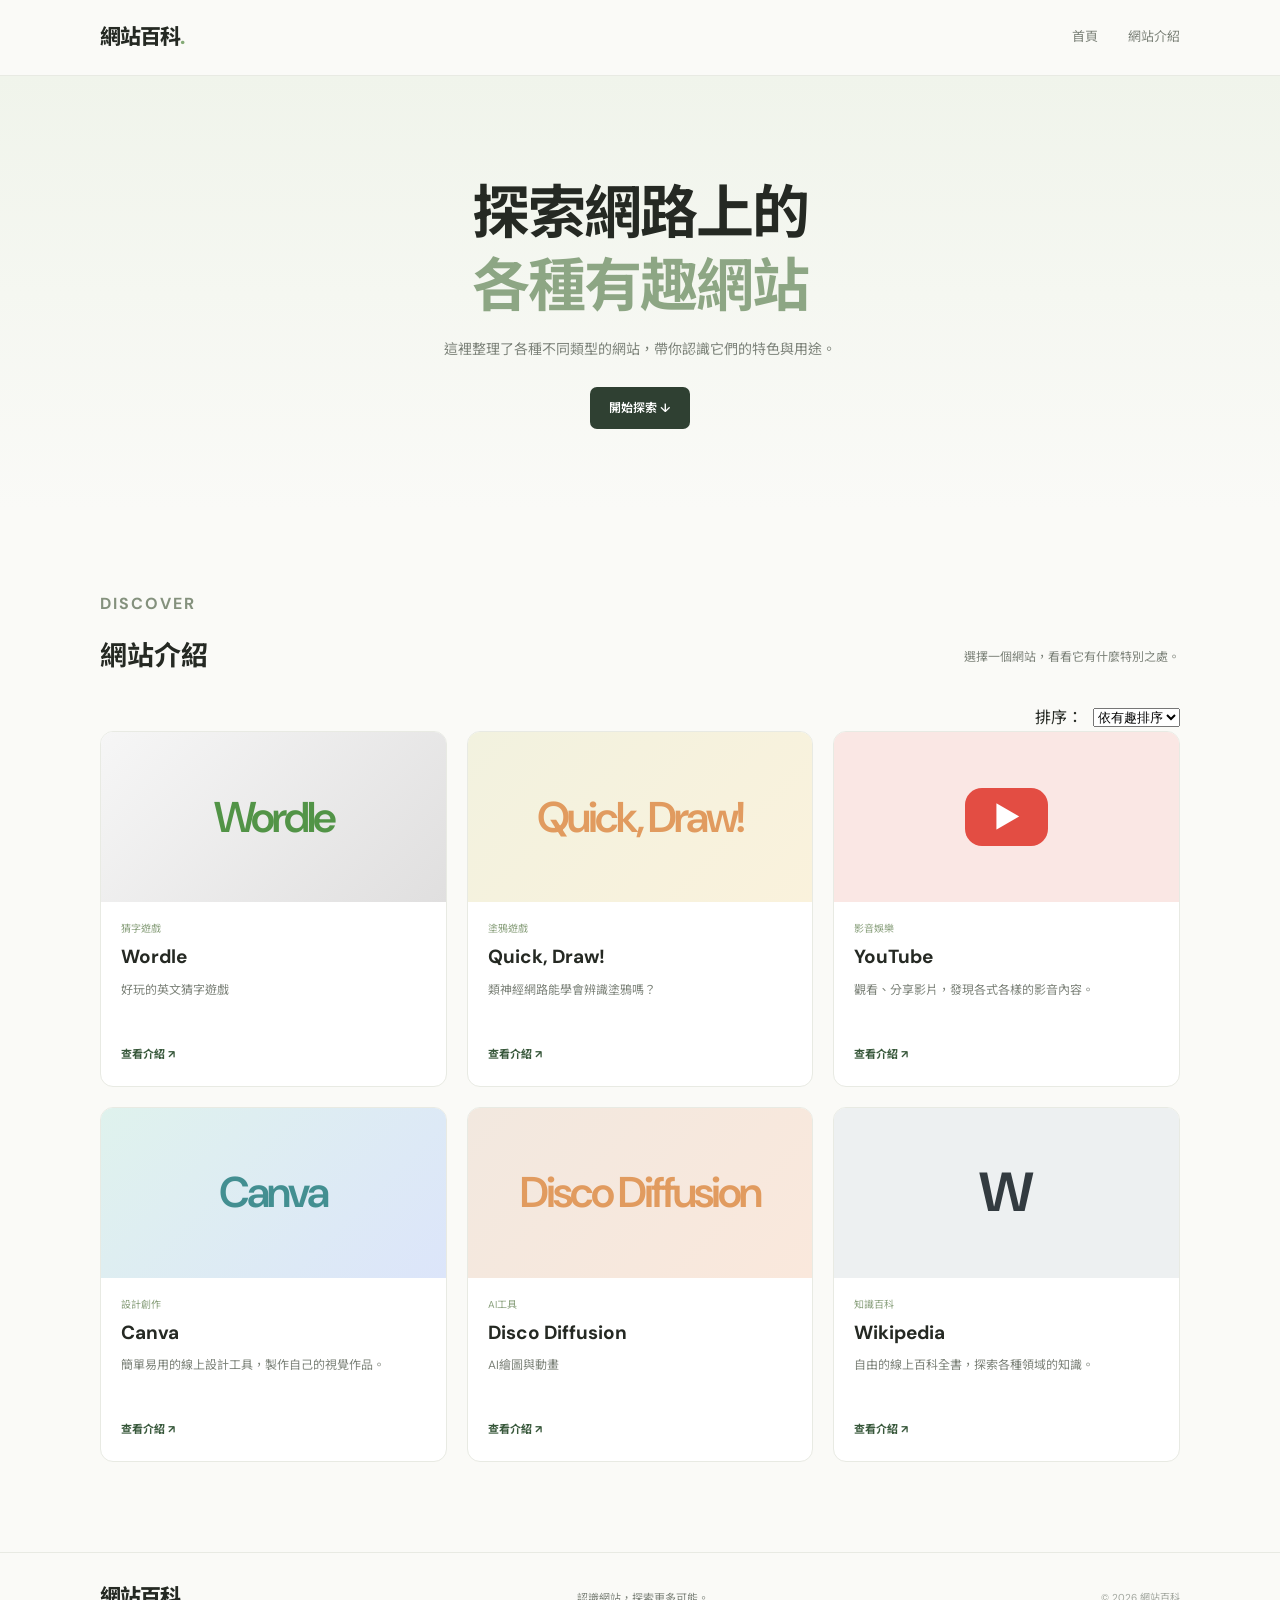
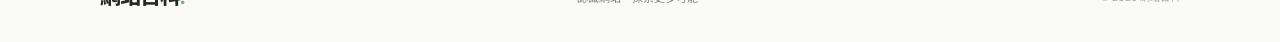
<file: index.html>
<!DOCTYPE html>
<html lang="zh-Hant">
<head>
  <meta charset="UTF-8">
  <meta name="viewport" content="width=device-width, initial-scale=1.0">
  <title>網站百科｜探索有趣的網站</title>
  <link rel="stylesheet" href="css/style.css">
</head>
<body>
  <header class="header">
    <a class="logo" href="index.html">網站百科<span>.</span></a>
    <nav><a href="index.html">首頁</a><a href="#websites">網站介紹</a></nav>
  </header>

  <main>
    <section class="hero">
      <h1>探索網路上的<br><span>各種有趣網站</span></h1>
      <p class="intro">這裡整理了各種不同類型的網站，帶你認識它們的特色與用途。</p>
      <a class="primary-button" href="#websites">開始探索 ↓</a>
    </section>

    <section class="content" id="websites">
      <div class="section-heading">
        <div><p class="eyebrow">DISCOVER</p><h2>網站介紹</h2></div>
        <p>選擇一個網站，看看它有什麼特別之處。</p>
      </div>
      <div class="sort-container">
        <label for="sort">排序：</label>
        <select id="sort">
          <option value="useful">依實用排序</option>
          <option value="fun">依有趣排序</option>
        </select>
      </div>
      <div class="card-grid">
        <a class="website-card" href="wikipedia.html" data-useful="5" data-fun="2">
          <div class="card-visual visual-wiki"><span>W</span></div>
          <div class="card-info"><p class="category">知識百科</p><h3>Wikipedia</h3><p>自由的線上百科全書，探索各種領域的知識。</p><span class="card-link">查看介紹 ↗</span></div>
        </a>

        <a class="website-card" href="youtube.html" data-useful="4" data-fun="4">
          <div class="card-visual visual-youtube"><span>▶</span></div>
          <div class="card-info"><p class="category">影音娛樂</p><h3>YouTube</h3><p>觀看、分享影片，發現各式各樣的影音內容。</p><span class="card-link">查看介紹 ↗</span></div>
        </a>

        <a class="website-card" href="canva.html" data-useful="5" data-fun="3">
          <div class="card-visual visual-canva"><span>Canva</span></div>
          <div class="card-info"><p class="category">設計創作</p><h3>Canva</h3><p>簡單易用的線上設計工具，製作自己的視覺作品。</p><span class="card-link">查看介紹 ↗</span></div>
        </a>
        <a class="website-card" href="wordle.html" data-useful="2" data-fun="5">
          <div class="card-visual visual-wordle"><span>Wordle</span></div>
          <div class="card-info"><p class="category">猜字遊戲</p><h3>Wordle</h3><p>好玩的英文猜字遊戲</p><span class="card-link">查看介紹 ↗</span></div>
        </a>
        <a class="website-card" href="quickdraw.html" data-useful="3" data-fun="5">
          <div class="card-visual visual-quickdraw"><span>Quick, Draw!</span></div>
          <div class="card-info"><p class="category">塗鴉遊戲</p><h3>Quick, Draw!</h3><p>類神經網路能學會辨識塗鴉嗎？</p><span class="card-link">查看介紹 ↗</span></div>
        </a>
        <a class="website-card" href="discodiffusion.html" data-useful="4" data-fun="3">
          <div class="card-visual visual-disco"><span>Disco Diffusion</span></div>
          <div class="card-info"><p class="category">AI工具</p><h3>Disco Diffusion</h3><p>AI繪圖與動畫</p><span class="card-link">查看介紹 ↗</span></div>
        </a>
      </div>
    </section>
  </main>

  <footer class="footer"><a class="logo" href="index.html">網站百科<span>.</span></a><p>認識網站，探索更多可能。</p><small>© 2026 網站百科</small></footer>
<script src="js/sort.js"></script>
</body>
</html>
</file>
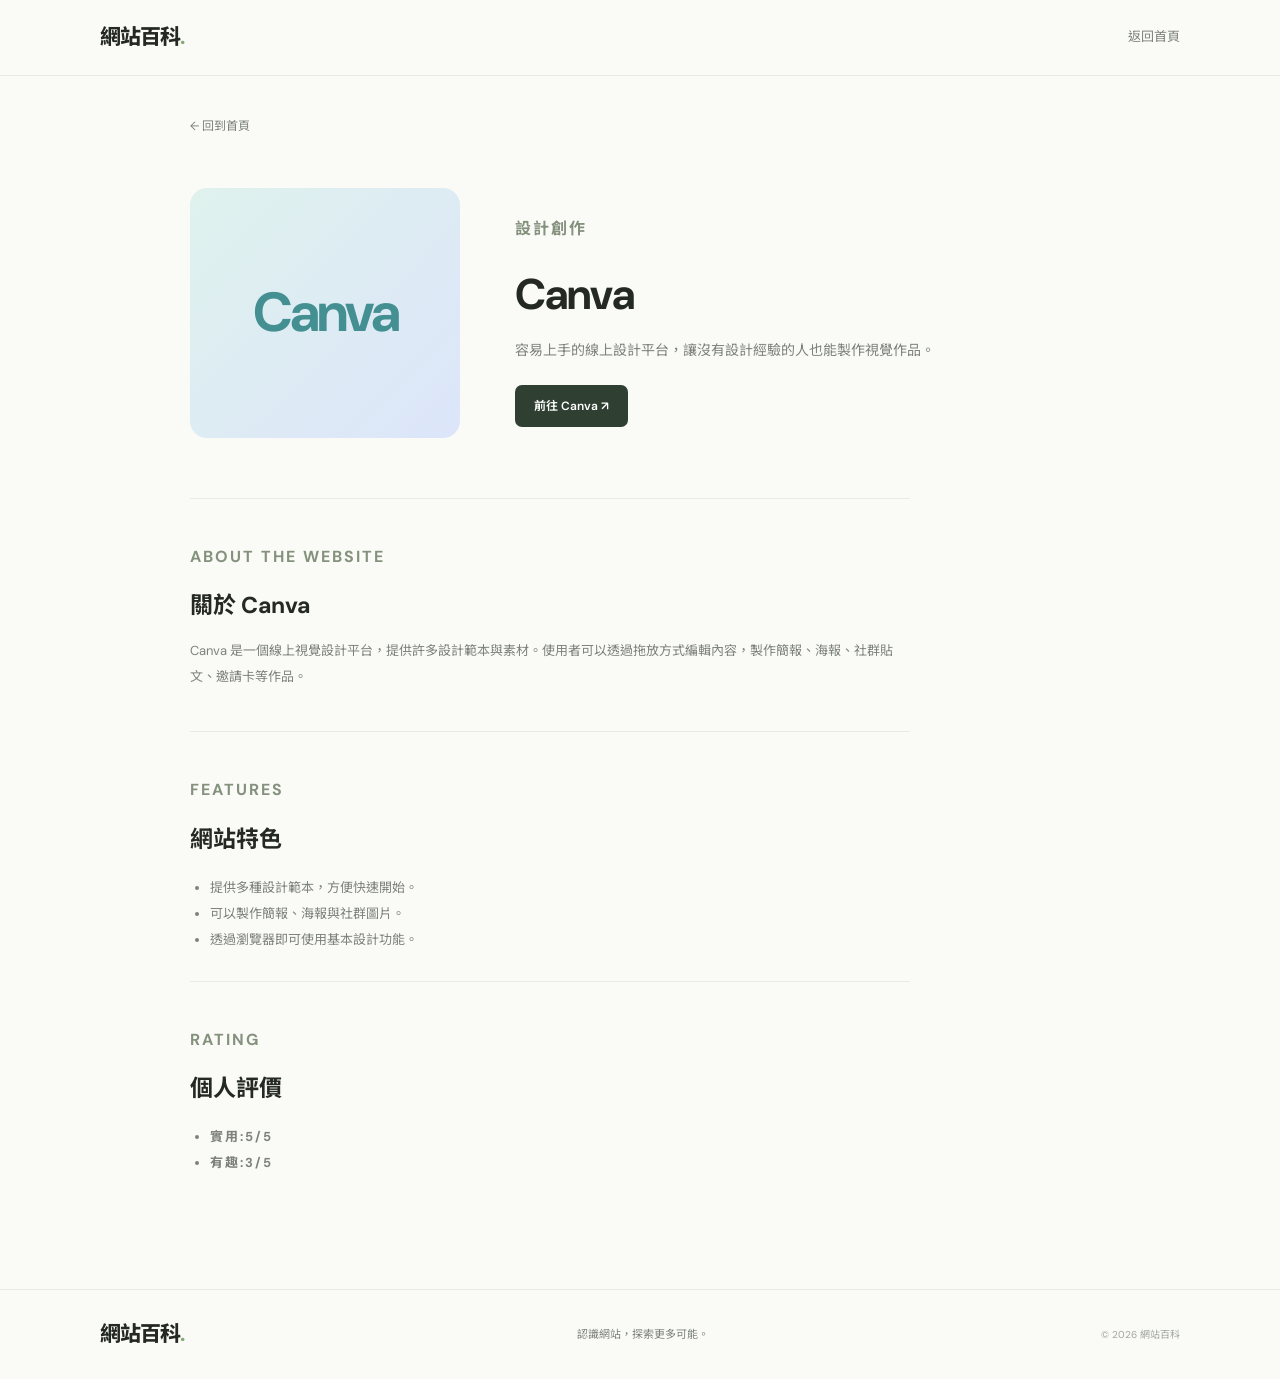
<file: canva.html>
<!DOCTYPE html>
<html lang="zh-Hant">
<head>
  <meta charset="UTF-8"><meta name="viewport" content="width=device-width, initial-scale=1.0">
  <title>Canva｜網站百科</title><link rel="stylesheet" href="css/style.css">
</head>
<body>
  <header class="header"><a class="logo" href="index.html">網站百科<span>.</span></a><nav><a href="index.html">返回首頁</a></nav></header>
  <main class="detail-main">
    <a class="back-link" href="index.html">← 回到首頁</a>
    <div class="detail-hero">
      <div class="detail-art visual-canva"><span>Canva</span></div>
      <div><p class="eyebrow">設計創作</p><h1>Canva</h1><p class="detail-lead">容易上手的線上設計平台，讓沒有設計經驗的人也能製作視覺作品。</p><a class="primary-button" href="https://www.canva.com/" target="_blank" rel="noopener">前往 Canva ↗</a></div>
    </div>
    <section class="detail-section"><p class="eyebrow">ABOUT THE WEBSITE</p><h2>關於 Canva</h2><p>Canva 是一個線上視覺設計平台，提供許多設計範本與素材。使用者可以透過拖放方式編輯內容，製作簡報、海報、社群貼文、邀請卡等作品。</p></section>
    <section class="detail-section feature-section"><p class="eyebrow">FEATURES</p><h2>網站特色</h2><ul><li>提供多種設計範本，方便快速開始。</li><li>可以製作簡報、海報與社群圖片。</li><li>透過瀏覽器即可使用基本設計功能。</li></ul></section>
    <section class="detail-section feature-section"><p class="eyebrow">RATING</p><h2>個人評價</h2><ul class="eyebrow"><li>實用:5/5</li><li>有趣:3/5</li></ul></section>
  </main>
  <footer class="footer"><a class="logo" href="index.html">網站百科<span>.</span></a><p>認識網站，探索更多可能。</p><small>© 2026 網站百科</small></footer>
</body>
</html>
</file>
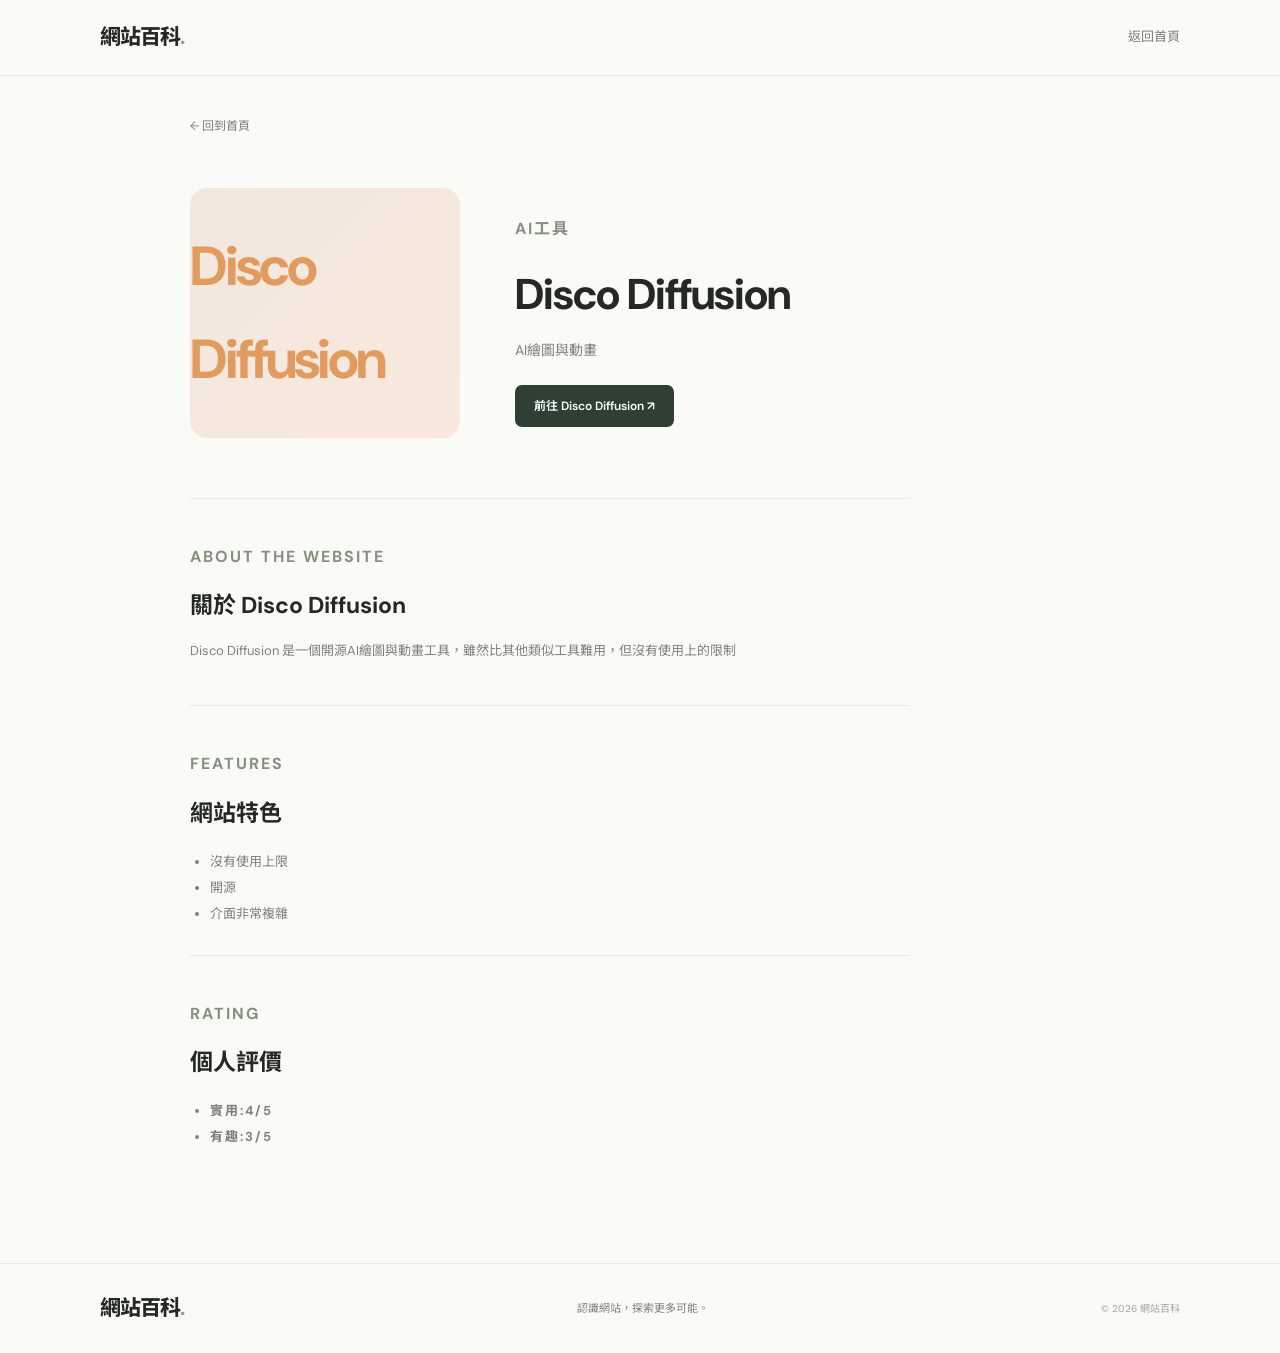
<file: discodiffusion.html>
<!DOCTYPE html>
<html lang="zh-Hant">
<head>
  <meta charset="UTF-8"><meta name="viewport" content="width=device-width, initial-scale=1.0">
  <title>Disco Diffusion｜網站百科</title><link rel="stylesheet" href="css/style.css">
</head>
<body>
  <header class="header"><a class="logo" href="index.html">網站百科<span>.</span></a><nav><a href="index.html">返回首頁</a></nav></header>
  <main class="detail-main">
    <a class="back-link" href="index.html">← 回到首頁</a>
    <div class="detail-hero">
      <div class="detail-art visual-disco"><span>Disco Diffusion</span></div>
      <div><p class="eyebrow">AI工具</p><h1>Disco Diffusion</h1><p class="detail-lead">AI繪圖與動畫</p><a class="primary-button" href="https://colab.research.google.com/github/alembics/disco-diffusion/blob/main/Disco_Diffusion.ipynb" target="_blank" rel="noopener">前往 Disco Diffusion ↗</a></div>
    </div>
    <section class="detail-section"><p class="eyebrow">ABOUT THE WEBSITE</p><h2>關於 Disco Diffusion</h2><p>Disco Diffusion 是一個開源AI繪圖與動畫工具，雖然比其他類似工具難用，但沒有使用上的限制</p></section>
    <section class="detail-section feature-section"><p class="eyebrow">FEATURES</p><h2>網站特色</h2><ul><li>沒有使用上限</li><li>開源</li><li>介面非常複雜</li></ul></section>
    <section class="detail-section feature-section"><p class="eyebrow">RATING</p><h2>個人評價</h2><ul class="eyebrow"><li>實用:4/5</li><li>有趣:3/5</li></ul></section>
  </main>
  <footer class="footer"><a class="logo" href="index.html">網站百科<span>.</span></a><p>認識網站，探索更多可能。</p><small>© 2026 網站百科</small></footer>
</body>
</html>
</file>
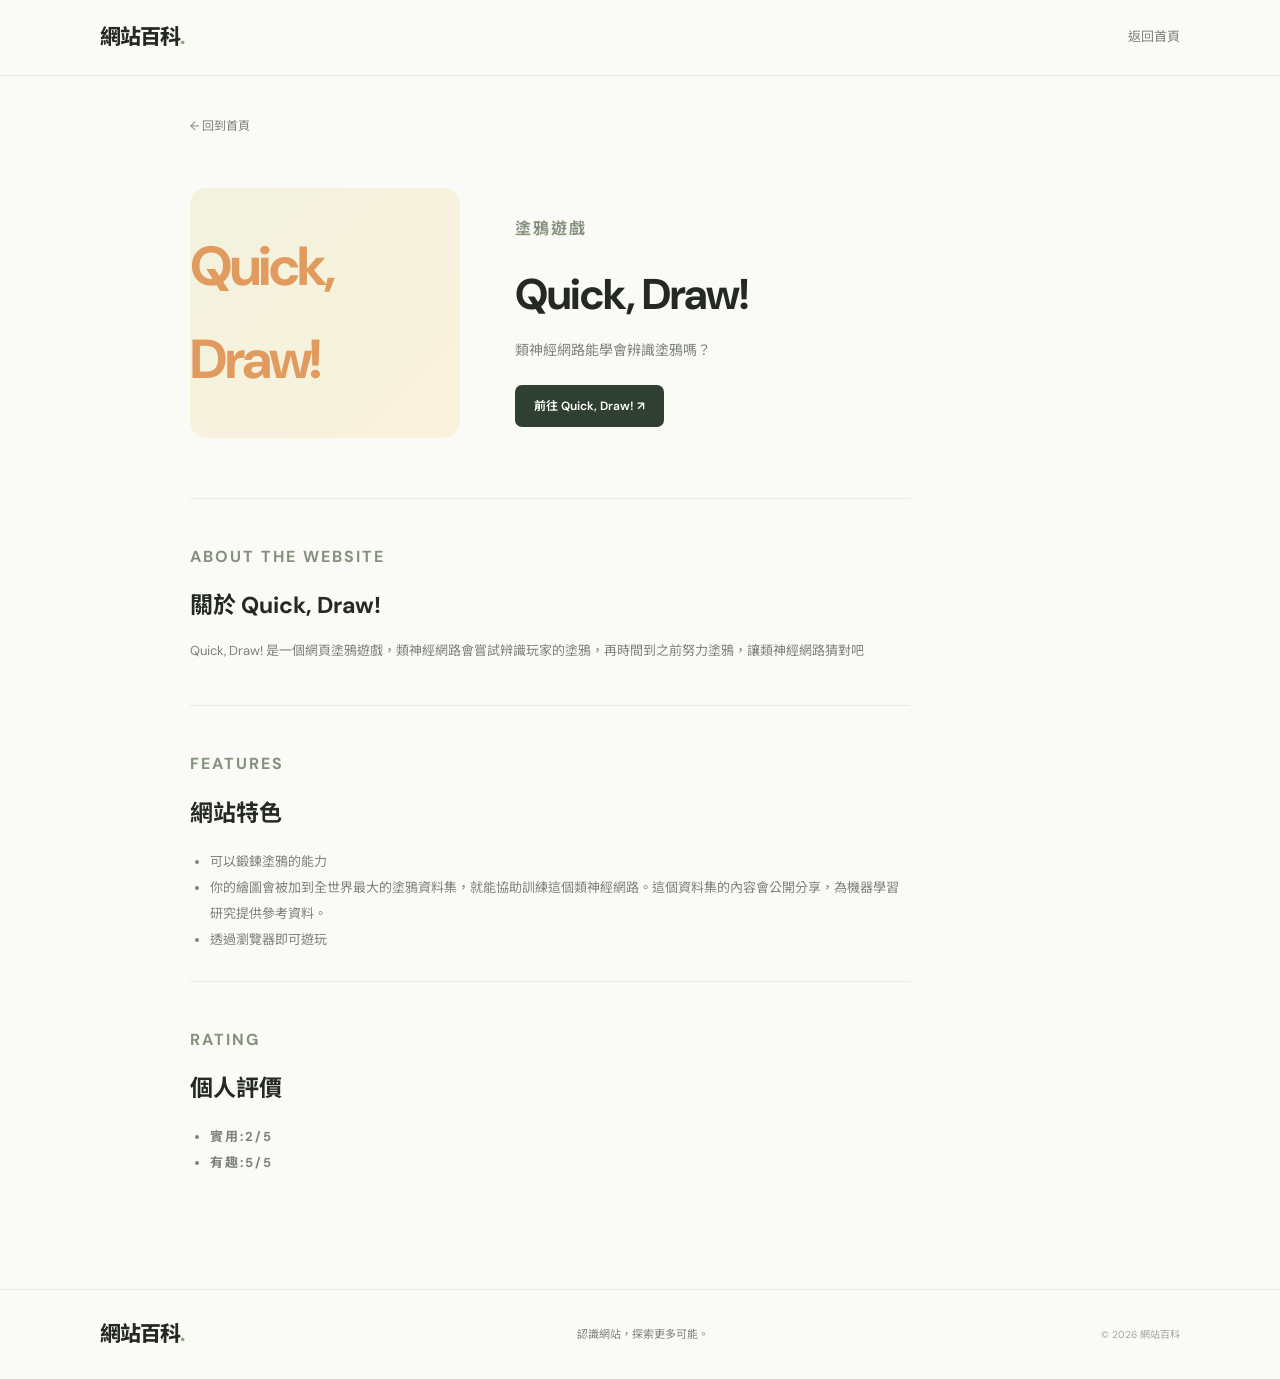
<file: quickdraw.html>
<!DOCTYPE html>
<html lang="zh-Hant">
<head>
  <meta charset="UTF-8"><meta name="viewport" content="width=device-width, initial-scale=1.0">
  <title>Quick, Draw!｜網站百科</title><link rel="stylesheet" href="css/style.css">
</head>
<body>
  <header class="header"><a class="logo" href="index.html">網站百科<span>.</span></a><nav><a href="index.html">返回首頁</a></nav></header>
  <main class="detail-main">
    <a class="back-link" href="index.html">← 回到首頁</a>
    <div class="detail-hero">
      <div class="detail-art visual-quickdraw"><span>Quick, Draw!</span></div>
      <div><p class="eyebrow">塗鴉遊戲</p><h1>Quick, Draw!</h1><p class="detail-lead">類神經網路能學會辨識塗鴉嗎？</p><a class="primary-button" href="https://quickdraw.withgoogle.com/" target="_blank" rel="noopener">前往 Quick, Draw! ↗</a></div>
    </div>
    <section class="detail-section"><p class="eyebrow">ABOUT THE WEBSITE</p><h2>關於 Quick, Draw!</h2><p>Quick, Draw! 是一個網頁塗鴉遊戲，類神經網路會嘗試辨識玩家的塗鴉，再時間到之前努力塗鴉，讓類神經網路猜對吧</p></section>
    <section class="detail-section feature-section"><p class="eyebrow">FEATURES</p><h2>網站特色</h2><ul><li>可以鍛鍊塗鴉的能力</li><li>你的繪圖會被加到全世界最大的塗鴉資料集，就能協助訓練這個類神經網路。這個資料集的內容會公開分享，為機器學習研究提供參考資料。</li><li>透過瀏覽器即可遊玩</li></ul></section>
    <section class="detail-section feature-section"><p class="eyebrow">RATING</p><h2>個人評價</h2><ul class="eyebrow"><li>實用:2/5</li><li>有趣:5/5</li></ul></section>
  </main>
  <footer class="footer"><a class="logo" href="index.html">網站百科<span>.</span></a><p>認識網站，探索更多可能。</p><small>© 2026 網站百科</small></footer>
</body>
</html>
</file>
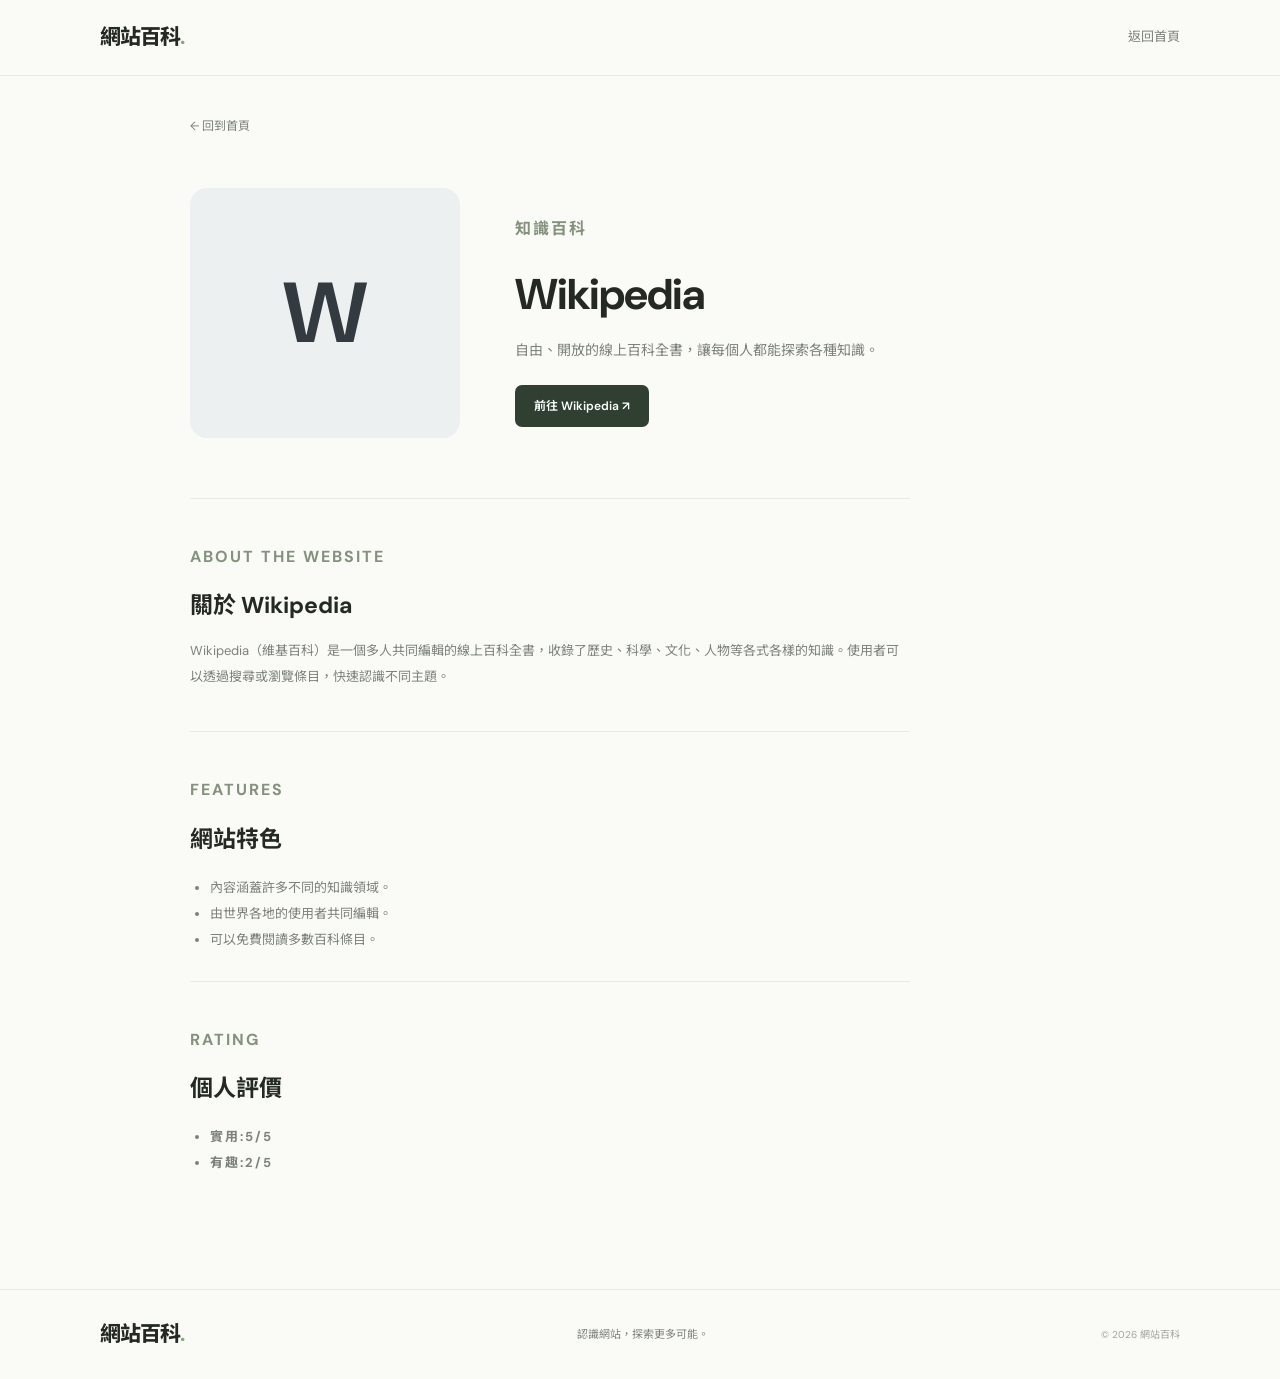
<file: wikipedia.html>
<!DOCTYPE html>
<html lang="zh-Hant">
<head>
  <meta charset="UTF-8"><meta name="viewport" content="width=device-width, initial-scale=1.0">
  <title>Wikipedia｜網站百科</title><link rel="stylesheet" href="css/style.css">
</head>
<body>
  <header class="header"><a class="logo" href="index.html">網站百科<span>.</span></a><nav><a href="index.html">返回首頁</a></nav></header>
  <main class="detail-main">
    <a class="back-link" href="index.html">← 回到首頁</a>
    <div class="detail-hero">
      <div class="detail-art visual-wiki"><span>W</span></div>
      <div><p class="eyebrow">知識百科</p><h1>Wikipedia</h1><p class="detail-lead">自由、開放的線上百科全書，讓每個人都能探索各種知識。</p><a class="primary-button" href="https://www.wikipedia.org/" target="_blank" rel="noopener">前往 Wikipedia ↗</a></div>
    </div>
    <section class="detail-section"><p class="eyebrow">ABOUT THE WEBSITE</p><h2>關於 Wikipedia</h2><p>Wikipedia（維基百科）是一個多人共同編輯的線上百科全書，收錄了歷史、科學、文化、人物等各式各樣的知識。使用者可以透過搜尋或瀏覽條目，快速認識不同主題。</p></section>
    <section class="detail-section feature-section"><p class="eyebrow">FEATURES</p><h2>網站特色</h2><ul><li>內容涵蓋許多不同的知識領域。</li><li>由世界各地的使用者共同編輯。</li><li>可以免費閱讀多數百科條目。</li></ul></section>
    <section class="detail-section feature-section"><p class="eyebrow">RATING</p><h2>個人評價</h2><ul class="eyebrow"><li>實用:5/5</li><li>有趣:2/5</li></ul></section>
  </main>
  <footer class="footer"><a class="logo" href="index.html">網站百科<span>.</span></a><p>認識網站，探索更多可能。</p><small>© 2026 網站百科</small></footer>
</body>
</html>
</file>
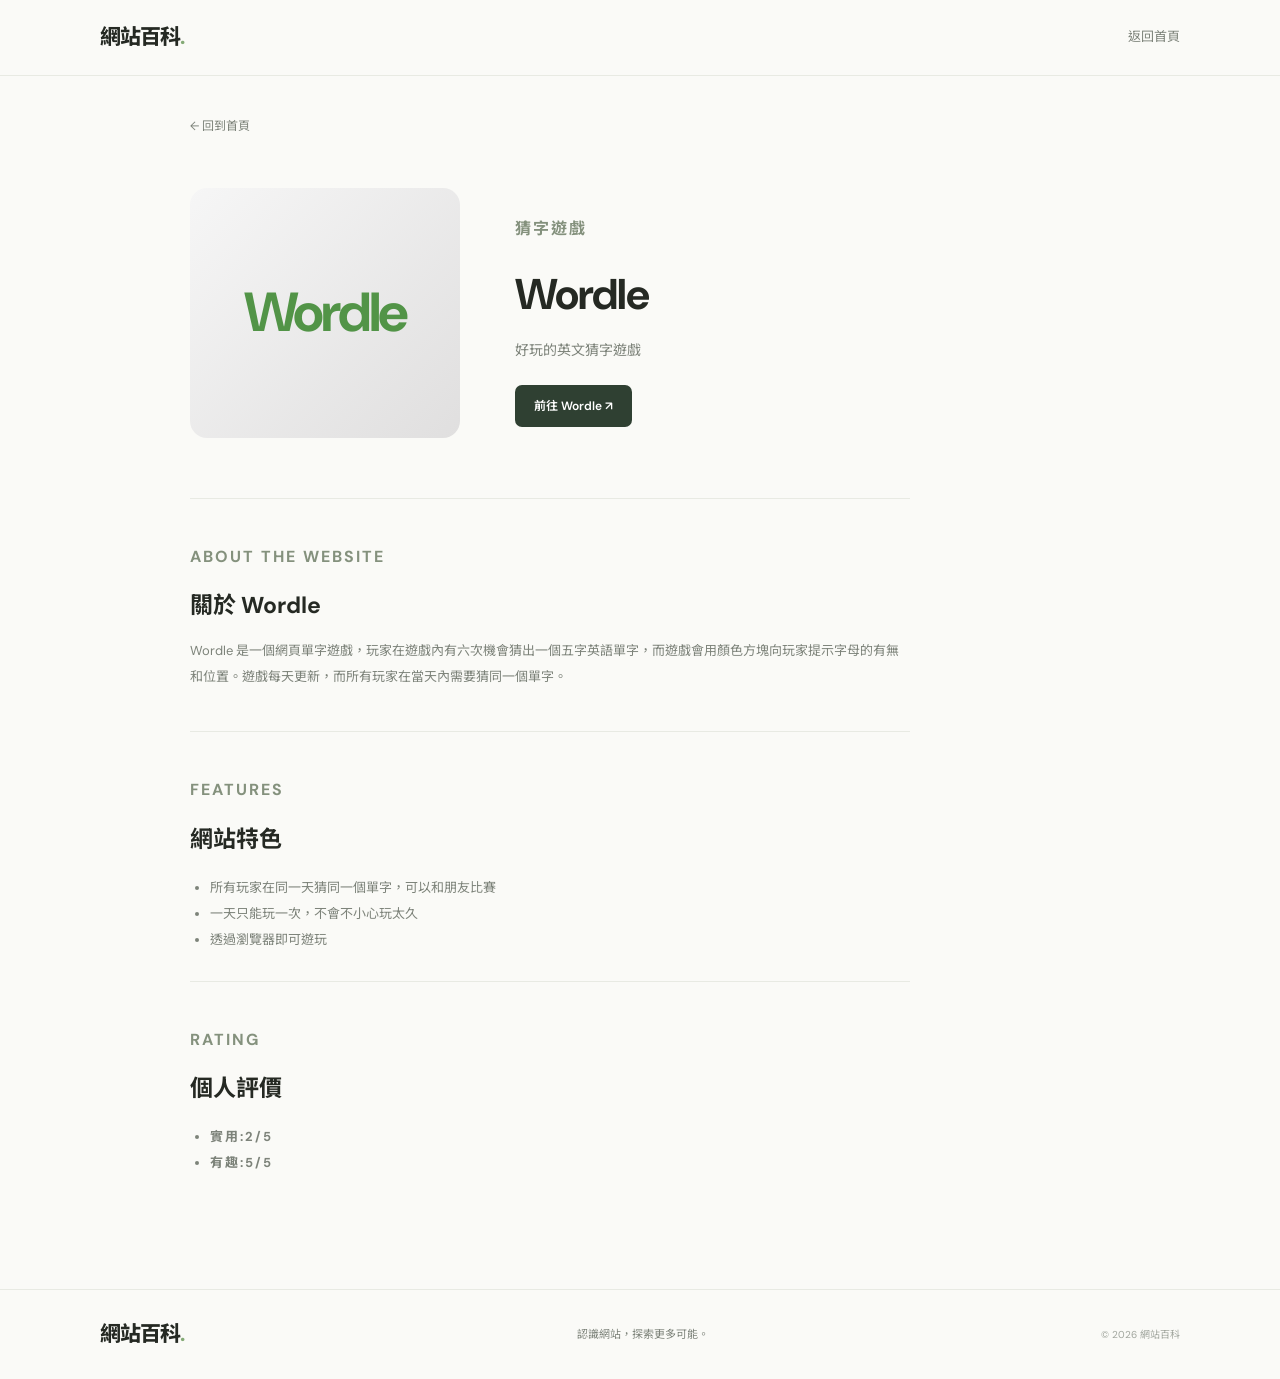
<file: wordle.html>
<!DOCTYPE html>
<html lang="zh-Hant">
<head>
  <meta charset="UTF-8"><meta name="viewport" content="width=device-width, initial-scale=1.0">
  <title>Wordle｜網站百科</title><link rel="stylesheet" href="css/style.css">
</head>
<body>
  <header class="header"><a class="logo" href="index.html">網站百科<span>.</span></a><nav><a href="index.html">返回首頁</a></nav></header>
  <main class="detail-main">
    <a class="back-link" href="index.html">← 回到首頁</a>
    <div class="detail-hero">
      <div class="detail-art visual-wordle"><span>Wordle</span></div>
      <div><p class="eyebrow">猜字遊戲</p><h1>Wordle</h1><p class="detail-lead">好玩的英文猜字遊戲</p><a class="primary-button" href="https://www.nytimes.com/games/wordle/index.html" target="_blank" rel="noopener">前往 Wordle ↗</a></div>
    </div>
    <section class="detail-section"><p class="eyebrow">ABOUT THE WEBSITE</p><h2>關於 Wordle</h2><p>Wordle 是一個網頁單字遊戲，玩家在遊戲內有六次機會猜出一個五字英語單字，而遊戲會用顏色方塊向玩家提示字母的有無和位置。遊戲每天更新，而所有玩家在當天內需要猜同一個單字。</p></section>
    <section class="detail-section feature-section"><p class="eyebrow">FEATURES</p><h2>網站特色</h2><ul><li>所有玩家在同一天猜同一個單字，可以和朋友比賽</li><li>一天只能玩一次，不會不小心玩太久</li><li>透過瀏覽器即可遊玩</li></ul></section>
    <section class="detail-section feature-section"><p class="eyebrow">RATING</p><h2>個人評價</h2><ul class="eyebrow"><li>實用:2/5</li><li>有趣:5/5</li></ul></section>
  </main>
  <footer class="footer"><a class="logo" href="index.html">網站百科<span>.</span></a><p>認識網站，探索更多可能。</p><small>© 2026 網站百科</small></footer>
</body>
</html>
</file>
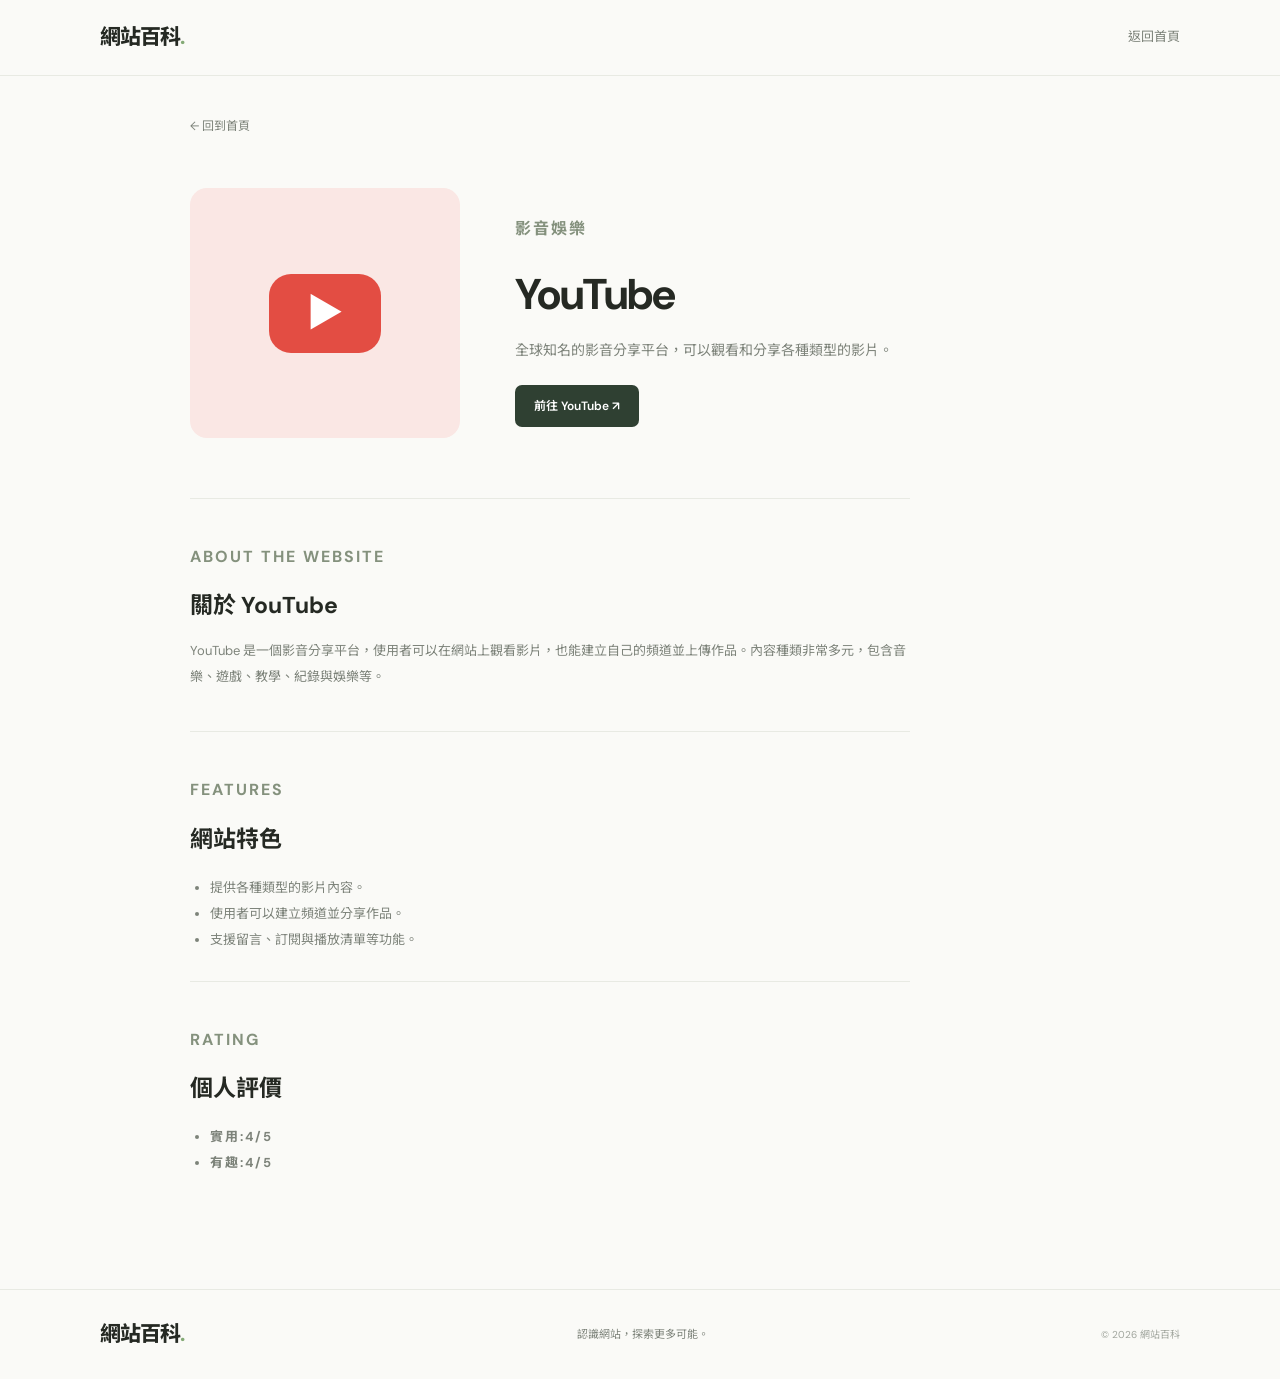
<file: youtube.html>
<!DOCTYPE html>
<html lang="zh-Hant">
<head>
  <meta charset="UTF-8"><meta name="viewport" content="width=device-width, initial-scale=1.0">
  <title>YouTube｜網站百科</title><link rel="stylesheet" href="css/style.css">
</head>
<body>
  <header class="header"><a class="logo" href="index.html">網站百科<span>.</span></a><nav><a href="index.html">返回首頁</a></nav></header>
  <main class="detail-main">
    <a class="back-link" href="index.html">← 回到首頁</a>
    <div class="detail-hero">
      <div class="detail-art visual-youtube"><span>▶</span></div>
      <div><p class="eyebrow">影音娛樂</p><h1>YouTube</h1><p class="detail-lead">全球知名的影音分享平台，可以觀看和分享各種類型的影片。</p><a class="primary-button" href="https://www.youtube.com/" target="_blank" rel="noopener">前往 YouTube ↗</a></div>
    </div>
    <section class="detail-section"><p class="eyebrow">ABOUT THE WEBSITE</p><h2>關於 YouTube</h2><p>YouTube 是一個影音分享平台，使用者可以在網站上觀看影片，也能建立自己的頻道並上傳作品。內容種類非常多元，包含音樂、遊戲、教學、紀錄與娛樂等。</p></section>
    <section class="detail-section feature-section"><p class="eyebrow">FEATURES</p><h2>網站特色</h2><ul><li>提供各種類型的影片內容。</li><li>使用者可以建立頻道並分享作品。</li><li>支援留言、訂閱與播放清單等功能。</li></ul></section>
    <section class="detail-section feature-section"><p class="eyebrow">RATING</p><h2>個人評價</h2><ul class="eyebrow"><li>實用:4/5</li><li>有趣:4/5</li></ul></section>
  </main>
  <footer class="footer"><a class="logo" href="index.html">網站百科<span>.</span></a><p>認識網站，探索更多可能。</p><small>© 2026 網站百科</small></footer>
</body>
</html>
</file>
<file: css/style.css>
@import url('https://fonts.googleapis.com/css2?family=DM+Sans:wght@400;500;600;700&family=Noto+Sans+TC:wght@400;500;600;700;800&display=swap');

:root {
  --background: #fafaf7;
  --text: #252923;
  --muted: #7d837a;
  --green: #dcebd4;
  --dark-green: #38583b;
  --line: #e8eae3;
}

* { box-sizing: border-box; }
html { scroll-behavior: smooth; }
body {
  margin: 0;
  background: var(--background);
  color: var(--text);
  font-family: 'DM Sans', 'Noto Sans TC', sans-serif;
  line-height: 1.7;
}
a { color: inherit; text-decoration: none; }
.header {
  height: 76px;
  padding: 0 max(24px, calc((100% - 1080px) / 2));
  display: flex;
  align-items: center;
  justify-content: space-between;
  border-bottom: 1px solid var(--line);
}
.logo { font-size: 21px; font-weight: 800; letter-spacing: -1px; }
.logo span { color: #83a975; }
nav { display: flex; gap: 30px; font-size: 13px; color: var(--muted); }
nav a:hover, .back-link:hover { color: var(--dark-green); }

.hero {
  min-height: 390px;
  padding: 85px 24px 80px;
  text-align: center;
  background: linear-gradient(180deg, #f0f4eb 0%, var(--background) 100%);
}
.eyebrow { color: #84917d; font-size: 16px; font-weight: 700; letter-spacing: 2px; }
.hero h1 { margin: 16px 0; font-size: clamp(38px, 6vw, 58px); line-height: 1.25; letter-spacing: -2px; }
.hero h1 span { color: #8da684; }
.intro { margin: 0 auto 25px; color: var(--muted); font-size: 14px; }
.primary-button {
  display: inline-block;
  padding: 11px 19px;
  background: #2f4032;
  color: white;
  border-radius: 7px;
  font-size: 12px;
  font-weight: 600;
  transition: background .2s, transform .2s;
}
.primary-button:hover { background: #52724f; transform: translateY(-2px); }

.sort-container {
  display: flex;
  justify-content: flex-end;
  align-items: center;
  gap: 10px;
}

.content { width: min(1080px, calc(100% - 48px)); margin: 0 auto; padding: 65px 0 90px; }
.section-heading { display: flex; align-items: end; justify-content: space-between; margin-bottom: 25px; }
.section-heading h2 { margin: 4px 0 0; font-size: 27px; }
.section-heading > p { color: var(--muted); font-size: 12px; }
.card-grid { display: grid; grid-template-columns: repeat(3, 1fr); gap: 20px; }
.website-card {
  display: block;
  overflow: hidden;
  background: white;
  border: 1px solid var(--line);
  border-radius: 13px;
  transition: transform .2s, box-shadow .2s;
}
.website-card:hover { transform: translateY(-5px); box-shadow: 0 14px 30px #26332612; }
.card-visual { height: 170px; display: grid; place-items: center; }
.card-visual span { font-size: 55px; font-weight: 700; }
.visual-wiki { background: #edf0f1; color: #333b40; }
.visual-youtube { background: #fae7e4; color: #e34d43; }
.visual-youtube span { display: grid; place-items: center; width: 83px; height: 58px; border-radius: 17px; background: #e34d43; color: white; font-size: 28px; }
.visual-canva { background: linear-gradient(135deg, #dff2ed, #dce5fa); color: #438f91; }
.visual-canva span { font-size: 43px; font-weight: 600; letter-spacing: -3px; }
.visual-disco { background: linear-gradient(135deg, #f2e8df, #fae8dc); color: #e19b5f; }
.visual-disco span { font-size: 43px; font-weight: 600; letter-spacing: -3px; }
.visual-wordle { background: linear-gradient(135deg, #f6f6f6, #e0dfdf); color: #529447; }
.visual-wordle span { font-size: 43px; font-weight: 600; letter-spacing: -3px; }
.visual-quickdraw { background: linear-gradient(135deg, #f2f2df, #faf2dc); color: #e19b5f; }
.visual-quickdraw span { font-size: 43px; font-weight: 600; letter-spacing: -3px; }
.card-info { padding: 18px 20px 20px; }
.category { margin: 0 0 4px; color: #8ba17e; font-size: 10px; }
.card-info h3 { margin: 0 0 6px; font-size: 19px; }
.card-info > p:not(.category) { min-height: 44px; margin: 0 0 15px; color: var(--muted); font-size: 12px; }
.card-link { color: var(--dark-green); font-size: 11px; font-weight: 700; }

.footer {
  min-height: 90px;
  padding: 22px max(24px, calc((100% - 1080px) / 2));
  border-top: 1px solid var(--line);
  display: flex;
  align-items: center;
  justify-content: space-between;
  gap: 15px;
}
.footer p { margin: 0; color: var(--muted); font-size: 11px; }
.footer small { color: #a0a59d; font-size: 10px; }

.detail-main { width: min(900px, calc(100% - 48px)); margin: 0 auto; padding: 35px 0 85px; }
.back-link { color: var(--muted); font-size: 12px; }
.detail-hero { display: grid; grid-template-columns: 270px 1fr; align-items: center; gap: 55px; padding: 50px 0 60px; }
.detail-art { height: 250px; border-radius: 17px; display: grid; place-items: center; }
.detail-art > span { font-size: 85px; font-weight: 700; }
.detail-art.visual-youtube > span { width: 112px; height: 79px; border-radius: 22px; font-size: 38px; }
.detail-art.visual-canva > span { font-size: 55px; }
.detail-art.visual-disco > span { font-size: 55px; }
.detail-art.visual-wordle > span { font-size: 55px; }
.detail-art.visual-quickdraw > span { font-size: 55px; }
.detail-hero h1 { margin: 8px 0; font-size: 43px; letter-spacing: -1px; }
.detail-lead { margin: 0 0 22px; color: var(--muted); font-size: 14px; }
.detail-section { max-width: 720px; padding: 28px 0; border-top: 1px solid var(--line); }
.detail-section h2 { margin: 5px 0 12px; font-size: 23px; }
.detail-section > p:last-child, .detail-section li { color: var(--muted); font-size: 13px; line-height: 2; }
.feature-section ul { padding-left: 20px; margin-bottom: 0; }

@media (max-width: 650px) {
  .header { height: 66px; padding: 0 18px; }
  nav { gap: 16px; font-size: 11px; }
  .hero { padding: 70px 20px 65px; }
  .content { width: calc(100% - 36px); padding: 48px 0 60px; }
  .section-heading { display: block; }
  .section-heading > p { margin: 8px 0 0; }
  .card-grid { grid-template-columns: 1fr; gap: 15px; }
  .card-visual { height: 155px; }
  .footer { padding: 22px 18px; flex-wrap: wrap; }
  .footer p { order: 3; width: 100%; }
  .detail-main { width: calc(100% - 36px); padding-top: 25px; }
  .detail-hero { grid-template-columns: 1fr; gap: 25px; padding: 30px 0 40px; }
  .detail-art { height: 190px; }
  .detail-art > span { font-size: 70px; }
  .detail-hero h1 { font-size: 36px; }
}
</file>
